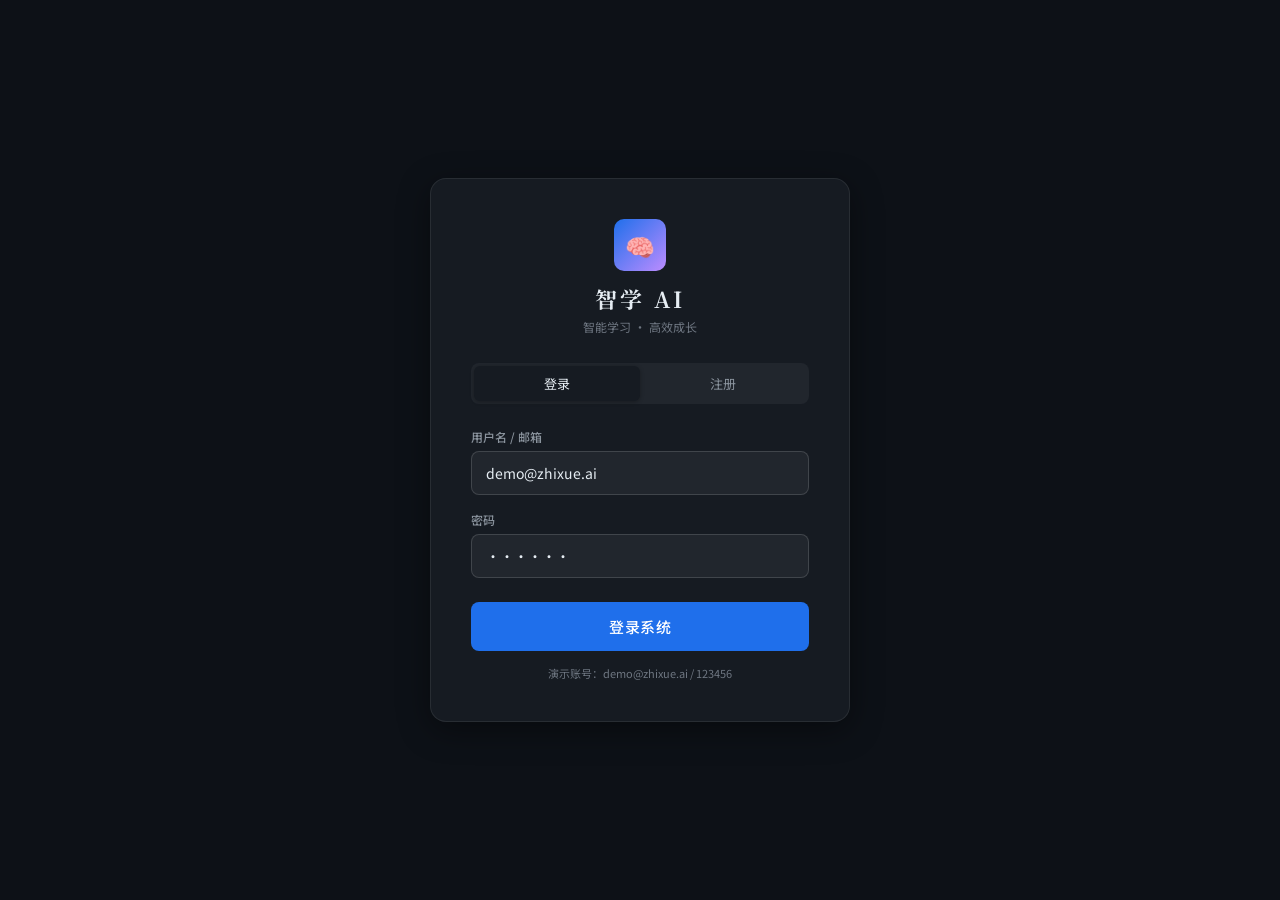
<file: index.html>
<!DOCTYPE html>
<html lang="zh-CN">
<head>
<meta charset="UTF-8">
<meta name="viewport" content="width=device-width, initial-scale=1.0">
<title>智学 AI · 完整学习系统</title>
<style>
@import url('https://fonts.googleapis.com/css2?family=Noto+Serif+SC:wght@400;600;700;900&family=Noto+Sans+SC:wght@300;400;500;700&family=JetBrains+Mono:wght@400;500;600&display=swap');

:root {
  --bg: #0d1117;
  --bg2: #161b22;
  --bg3: #21262d;
  --bg4: #2d333b;
  --border: rgba(255,255,255,0.08);
  --border2: rgba(255,255,255,0.14);
  --text: #e6edf3;
  --text2: #8b949e;
  --text3: #6e7681;
  --accent: #58a6ff;
  --accent2: #1f6feb;
  --green: #3fb950;
  --orange: #d29922;
  --red: #f85149;
  --purple: #bc8cff;
  --teal: #39d353;
  --gold: #e3b341;
  --glow: 0 0 20px rgba(88,166,255,0.15);
  --shadow: 0 8px 32px rgba(0,0,0,0.4);
  --radius: 12px;
  --radius-sm: 8px;
}

*{box-sizing:border-box;margin:0;padding:0;}
html{scroll-behavior:smooth;}
body{font-family:'Noto Sans SC',sans-serif;background:var(--bg);color:var(--text);min-height:100vh;overflow-x:hidden;}

/* Scrollbar */
::-webkit-scrollbar{width:5px;height:5px;}
::-webkit-scrollbar-track{background:var(--bg2);}
::-webkit-scrollbar-thumb{background:var(--bg4);border-radius:3px;}

/* ===== LAYOUT ===== */
.app{display:flex;min-height:100vh;}

/* Sidebar */
.sidebar{
  width:220px;min-width:220px;background:var(--bg2);
  border-right:1px solid var(--border);
  display:flex;flex-direction:column;
  position:sticky;top:0;height:100vh;overflow-y:auto;
  transition:width 0.3s;z-index:100;
}
.sidebar-logo{
  padding:20px 18px 14px;
  border-bottom:1px solid var(--border);
  display:flex;align-items:center;gap:10px;
}
.logo-icon{
  width:34px;height:34px;border-radius:10px;
  background:linear-gradient(135deg,#1f6feb,#bc8cff);
  display:flex;align-items:center;justify-content:center;
  font-size:16px;flex-shrink:0;
}
.logo-text{font-family:'Noto Serif SC',serif;font-size:16px;font-weight:700;letter-spacing:2px;}
.logo-sub{font-size:9px;color:var(--text3);letter-spacing:1px;margin-top:1px;}

.sidebar-nav{flex:1;padding:10px 10px;}
.nav-section{margin-bottom:20px;}
.nav-section-title{
  font-size:10px;color:var(--text3);letter-spacing:1.5px;
  text-transform:uppercase;padding:4px 8px 8px;font-weight:600;
}
.nav-item{
  display:flex;align-items:center;gap:10px;
  padding:9px 10px;border-radius:var(--radius-sm);
  cursor:pointer;transition:all 0.2s;
  font-size:13px;color:var(--text2);
  position:relative;
}
.nav-item:hover{background:var(--bg3);color:var(--text);}
.nav-item.active{background:rgba(88,166,255,0.12);color:var(--accent);}
.nav-item.active::before{
  content:'';position:absolute;left:-10px;top:50%;transform:translateY(-50%);
  width:3px;height:18px;background:var(--accent);border-radius:2px;
}
.nav-icon{font-size:15px;width:18px;text-align:center;}
.nav-badge{
  margin-left:auto;background:var(--accent2);color:white;
  font-size:10px;padding:1px 6px;border-radius:10px;
  font-family:'JetBrains Mono',monospace;
}

.sidebar-footer{
  padding:14px;border-top:1px solid var(--border);
}
.user-card{
  display:flex;align-items:center;gap:10px;
  padding:8px;border-radius:var(--radius-sm);
  cursor:pointer;
}
.user-card:hover{background:var(--bg3);}
.avatar{
  width:32px;height:32px;border-radius:50%;
  background:linear-gradient(135deg,#1f6feb,#39d353);
  display:flex;align-items:center;justify-content:center;
  font-size:13px;font-weight:700;color:white;flex-shrink:0;
}
.user-info{flex:1;min-width:0;}
.user-name{font-size:13px;font-weight:500;white-space:nowrap;overflow:hidden;text-overflow:ellipsis;}
.user-role{font-size:10px;color:var(--text3);}
.user-logout{font-size:11px;color:var(--text3);cursor:pointer;padding:2px 6px;border-radius:4px;margin-left:auto;}
.user-logout:hover{color:var(--red);background:rgba(248,81,73,0.1);}

/* Main content */
.main{flex:1;overflow-y:auto;min-width:0;}

/* ===== PAGES ===== */
.page{display:none;padding:32px;min-height:100vh;animation:fadeIn 0.3s ease;}
.page.active{display:block;}
@keyframes fadeIn{from{opacity:0;transform:translateY(8px);}to{opacity:1;transform:translateY(0);}}

.page-header{margin-bottom:28px;}
.page-title{font-family:'Noto Serif SC',serif;font-size:24px;font-weight:700;margin-bottom:6px;}
.page-sub{font-size:13px;color:var(--text2);}

/* ===== AUTH ===== */
#page-auth{
  display:flex;align-items:center;justify-content:center;
  min-height:100vh;background:var(--bg);padding:20px;
}
.auth-container{
  width:100%;max-width:420px;
  background:var(--bg2);border:1px solid var(--border);
  border-radius:16px;padding:40px;
  box-shadow:var(--shadow);
}
.auth-logo{text-align:center;margin-bottom:28px;}
.auth-logo .logo-icon{width:52px;height:52px;font-size:24px;margin:0 auto 12px;}
.auth-logo h1{font-family:'Noto Serif SC',serif;font-size:22px;letter-spacing:3px;}
.auth-logo p{font-size:12px;color:var(--text3);margin-top:4px;}
.auth-tabs{display:flex;gap:0;margin-bottom:24px;background:var(--bg3);border-radius:8px;padding:3px;}
.auth-tab{
  flex:1;padding:8px;text-align:center;font-size:13px;
  cursor:pointer;border-radius:6px;transition:all 0.2s;color:var(--text2);
}
.auth-tab.active{background:var(--bg2);color:var(--text);box-shadow:0 1px 4px rgba(0,0,0,0.3);}
.form-group{margin-bottom:16px;}
.form-label{font-size:12px;color:var(--text2);margin-bottom:6px;display:block;font-weight:500;}
.form-input{
  width:100%;padding:11px 14px;
  background:var(--bg3);border:1px solid var(--border2);
  border-radius:var(--radius-sm);color:var(--text);
  font-size:14px;font-family:'Noto Sans SC',sans-serif;
  outline:none;transition:border-color 0.2s;
}
.form-input:focus{border-color:var(--accent);}
.form-select{
  width:100%;padding:11px 14px;
  background:var(--bg3);border:1px solid var(--border2);
  border-radius:var(--radius-sm);color:var(--text);
  font-size:14px;font-family:'Noto Sans SC',sans-serif;
  outline:none;-webkit-appearance:none;
}
.btn{
  display:inline-flex;align-items:center;justify-content:center;gap:6px;
  padding:10px 20px;border-radius:var(--radius-sm);
  font-size:13px;font-weight:500;font-family:'Noto Sans SC',sans-serif;
  cursor:pointer;border:none;transition:all 0.2s;letter-spacing:0.5px;
}
.btn-primary{background:var(--accent2);color:white;}
.btn-primary:hover{background:#388bfd;transform:translateY(-1px);box-shadow:0 4px 16px rgba(31,111,235,0.35);}
.btn-secondary{background:var(--bg3);color:var(--text);border:1px solid var(--border2);}
.btn-secondary:hover{background:var(--bg4);}
.btn-danger{background:rgba(248,81,73,0.15);color:var(--red);border:1px solid rgba(248,81,73,0.3);}
.btn-danger:hover{background:rgba(248,81,73,0.25);}
.btn-success{background:rgba(63,185,80,0.15);color:var(--green);border:1px solid rgba(63,185,80,0.3);}
.btn-success:hover{background:rgba(63,185,80,0.25);}
.btn-full{width:100%;}
.btn-sm{padding:6px 14px;font-size:12px;}
.btn-lg{padding:14px 28px;font-size:15px;}
.btn:disabled{opacity:0.4;cursor:not-allowed;transform:none!important;}

/* ===== CARDS ===== */
.card{
  background:var(--bg2);border:1px solid var(--border);
  border-radius:var(--radius);padding:20px;
  transition:border-color 0.2s;
}
.card:hover{border-color:var(--border2);}
.card-header{display:flex;align-items:center;justify-content:space-between;margin-bottom:16px;}
.card-title{font-size:14px;font-weight:600;display:flex;align-items:center;gap:8px;}

/* ===== GRID ===== */
.grid-2{display:grid;grid-template-columns:repeat(2,1fr);gap:16px;}
.grid-3{display:grid;grid-template-columns:repeat(3,1fr);gap:16px;}
.grid-4{display:grid;grid-template-columns:repeat(4,1fr);gap:16px;}

/* ===== STAT CARDS ===== */
.stat-card{
  background:var(--bg2);border:1px solid var(--border);
  border-radius:var(--radius);padding:20px;
  position:relative;overflow:hidden;
}
.stat-card::before{
  content:'';position:absolute;top:0;left:0;right:0;height:2px;
}
.stat-card.blue::before{background:linear-gradient(90deg,var(--accent),var(--purple));}
.stat-card.green::before{background:linear-gradient(90deg,var(--green),var(--teal));}
.stat-card.orange::before{background:linear-gradient(90deg,var(--orange),var(--gold));}
.stat-card.red::before{background:linear-gradient(90deg,var(--red),var(--orange));}
.stat-num{font-family:'JetBrains Mono',monospace;font-size:28px;font-weight:600;margin-bottom:4px;}
.stat-label{font-size:12px;color:var(--text2);}
.stat-icon{font-size:28px;position:absolute;right:16px;top:16px;opacity:0.15;}
.stat-change{font-size:11px;margin-top:8px;}
.stat-change.up{color:var(--green);}
.stat-change.down{color:var(--red);}

/* ===== DASHBOARD ===== */
.activity-grid{
  display:grid;
  grid-template-columns:7px;
  gap:3px;
  /* will be built by JS */
}
.heatmap{display:flex;gap:3px;flex-wrap:nowrap;overflow-x:auto;padding-bottom:4px;}
.heatmap-col{display:flex;flex-direction:column;gap:3px;}
.heatmap-cell{
  width:12px;height:12px;border-radius:2px;
  background:var(--bg3);
  transition:background 0.2s;cursor:default;
}
.heatmap-cell.l1{background:rgba(57,211,83,0.2);}
.heatmap-cell.l2{background:rgba(57,211,83,0.45);}
.heatmap-cell.l3{background:rgba(57,211,83,0.7);}
.heatmap-cell.l4{background:var(--teal);}

/* ===== RESOURCE LIBRARY ===== */
.file-grid{display:grid;grid-template-columns:repeat(auto-fill,minmax(200px,1fr));gap:14px;}
.file-card{
  background:var(--bg2);border:1px solid var(--border);
  border-radius:var(--radius);padding:16px;
  cursor:pointer;transition:all 0.2s;
  position:relative;overflow:hidden;
}
.file-card:hover{border-color:var(--accent);transform:translateY(-2px);box-shadow:var(--glow);}
.file-card.selected{border-color:var(--accent);background:rgba(88,166,255,0.06);}
.file-type-icon{font-size:32px;margin-bottom:10px;display:block;}
.file-name{font-size:13px;font-weight:500;margin-bottom:4px;word-break:break-word;}
.file-meta{font-size:11px;color:var(--text3);}
.file-tags{display:flex;flex-wrap:wrap;gap:4px;margin-top:8px;}
.tag{
  padding:2px 8px;border-radius:10px;font-size:10px;
  background:rgba(88,166,255,0.1);color:var(--accent);
  border:1px solid rgba(88,166,255,0.2);
}
.file-actions{
  display:flex;gap:6px;margin-top:10px;
  opacity:0;transition:opacity 0.2s;
}
.file-card:hover .file-actions{opacity:1;}
.upload-drop-zone{
  border:2px dashed var(--border2);border-radius:var(--radius);
  padding:40px;text-align:center;cursor:pointer;
  transition:all 0.3s;margin-bottom:20px;
}
.upload-drop-zone:hover,.upload-drop-zone.drag-over{
  border-color:var(--accent);background:rgba(88,166,255,0.04);
}
.upload-drop-zone input{position:absolute;opacity:0;pointer-events:none;}

/* ===== QUIZ ===== */
.quiz-setup{max-width:700px;}
.quiz-active{max-width:760px;margin:0 auto;}
.question-wrapper{
  background:var(--bg2);border:1px solid var(--border);
  border-radius:16px;padding:32px;
  animation:fadeIn 0.4s ease;
}
.q-meta{display:flex;align-items:center;gap:12px;margin-bottom:20px;}
.q-num{
  font-family:'JetBrains Mono',monospace;font-size:12px;
  color:var(--text3);
}
.q-type-tag{
  padding:3px 10px;border-radius:20px;font-size:11px;font-weight:500;
  letter-spacing:0.5px;
}
.type-single{background:rgba(88,166,255,0.1);color:var(--accent);}
.type-multi{background:rgba(188,140,255,0.1);color:var(--purple);}
.type-truefalse{background:rgba(63,185,80,0.1);color:var(--green);}
.type-fill{background:rgba(210,153,34,0.1);color:var(--orange);}
.q-text{
  font-family:'Noto Serif SC',serif;font-size:18px;
  line-height:1.8;margin-bottom:24px;font-weight:600;
}
.options{display:flex;flex-direction:column;gap:10px;}
.option{
  display:flex;align-items:flex-start;gap:14px;
  padding:14px 18px;border-radius:10px;
  border:1.5px solid var(--border);background:var(--bg3);
  cursor:pointer;transition:all 0.2s;font-size:14px;
  color:var(--text2);text-align:left;width:100%;
}
.option:hover:not(:disabled){border-color:var(--accent);color:var(--text);transform:translateX(3px);}
.option.correct{border-color:var(--green)!important;background:rgba(63,185,80,0.08);color:var(--green)!important;}
.option.wrong{border-color:var(--red)!important;background:rgba(248,81,73,0.08);color:var(--red)!important;}
.option.selected-temp{border-color:var(--accent);background:rgba(88,166,255,0.08);color:var(--accent);}
.opt-circle{
  width:22px;height:22px;min-width:22px;border-radius:50%;
  border:1.5px solid currentColor;display:flex;
  align-items:center;justify-content:center;
  font-size:11px;font-weight:700;flex-shrink:0;margin-top:1px;
  font-family:'JetBrains Mono',monospace;
}
.fill-answer-input{
  width:100%;padding:14px 18px;
  background:var(--bg3);border:1.5px solid var(--border2);
  border-radius:10px;color:var(--text);
  font-size:15px;font-family:'Noto Sans SC',sans-serif;
  outline:none;transition:border-color 0.2s;
}
.fill-answer-input:focus{border-color:var(--accent);}
.fill-answer-input.correct{border-color:var(--green);background:rgba(63,185,80,0.05);}
.fill-answer-input.wrong{border-color:var(--red);background:rgba(248,81,73,0.05);}
.explanation-box{
  display:none;margin-top:20px;padding:16px 20px;
  background:rgba(227,179,65,0.06);border-left:3px solid var(--gold);
  border-radius:0 8px 8px 0;font-size:13px;
  color:var(--text2);line-height:1.8;
}
.explanation-box.show{display:block;animation:fadeIn 0.3s ease;}
.explanation-box strong{color:var(--gold);}
.quiz-actions{display:flex;gap:10px;margin-top:24px;}
.quiz-progress-bar{
  height:3px;background:var(--bg3);border-radius:2px;
  margin-bottom:28px;overflow:hidden;
}
.quiz-progress-fill{
  height:100%;border-radius:2px;
  background:linear-gradient(90deg,var(--accent),var(--purple));
  transition:width 0.5s ease;
}

/* ===== RESULTS ===== */
.result-card{
  background:var(--bg2);border:1px solid var(--border);
  border-radius:16px;padding:40px;text-align:center;
  max-width:600px;margin:0 auto;
}
.result-ring{
  width:120px;height:120px;margin:0 auto 24px;
  border-radius:50%;
  background:conic-gradient(var(--green) var(--pct,0%),var(--bg3) 0);
  display:flex;align-items:center;justify-content:center;
  position:relative;
}
.result-ring::before{
  content:'';position:absolute;inset:12px;
  background:var(--bg2);border-radius:50%;
}
.result-ring-text{position:relative;z-index:1;text-align:center;}
.result-pct{font-family:'JetBrains Mono',monospace;font-size:26px;font-weight:700;color:var(--green);}
.result-stats-row{display:flex;justify-content:center;gap:40px;margin:20px 0;}
.rs{text-align:center;}
.rs-num{font-family:'JetBrains Mono',monospace;font-size:28px;font-weight:600;}
.rs-lbl{font-size:11px;color:var(--text3);margin-top:2px;letter-spacing:1px;}

/* ===== ANALYTICS ===== */
.chart-area{
  background:var(--bg2);border:1px solid var(--border);
  border-radius:var(--radius);padding:20px;
}
.bar-chart{display:flex;align-items:flex-end;gap:8px;height:140px;}
.bar-wrap{flex:1;display:flex;flex-direction:column;align-items:center;gap:6px;}
.bar{
  width:100%;border-radius:4px 4px 0 0;min-height:4px;
  background:linear-gradient(to top,var(--accent2),var(--accent));
  transition:height 0.6s ease;position:relative;
}
.bar-val{font-family:'JetBrains Mono',monospace;font-size:10px;color:var(--text3);}
.bar-lbl{font-size:10px;color:var(--text3);}
.line-chart{
  width:100%;height:140px;overflow:visible;
}

/* ===== COMMUNITY ===== */
.post-list{display:flex;flex-direction:column;gap:12px;}
.post-card{
  background:var(--bg2);border:1px solid var(--border);
  border-radius:var(--radius);padding:18px;
  cursor:pointer;transition:all 0.2s;
}
.post-card:hover{border-color:var(--border2);transform:translateX(3px);}
.post-header{display:flex;align-items:center;gap:10px;margin-bottom:10px;}
.post-avatar{
  width:34px;height:34px;border-radius:50%;
  background:linear-gradient(135deg,var(--accent2),var(--purple));
  display:flex;align-items:center;justify-content:center;
  font-size:13px;font-weight:700;color:white;flex-shrink:0;
}
.post-author{font-size:13px;font-weight:500;}
.post-time{font-size:11px;color:var(--text3);margin-left:auto;}
.post-title{font-size:14px;font-weight:600;margin-bottom:6px;line-height:1.5;}
.post-preview{font-size:12px;color:var(--text2);line-height:1.7;}
.post-footer{display:flex;align-items:center;gap:16px;margin-top:12px;}
.post-stat{display:flex;align-items:center;gap:4px;font-size:12px;color:var(--text3);}
.post-stat:hover{color:var(--accent);}
.post-tags{display:flex;gap:6px;margin-left:auto;}

.comment-area{margin-top:16px;border-top:1px solid var(--border);padding-top:16px;}
.comment-item{display:flex;gap:10px;margin-bottom:14px;}
.comment-body{background:var(--bg3);border-radius:8px;padding:10px 14px;flex:1;}
.comment-name{font-size:12px;font-weight:600;margin-bottom:4px;}
.comment-text{font-size:12px;color:var(--text2);line-height:1.6;}
.post-input-row{display:flex;gap:10px;margin-top:12px;}

/* ===== MODAL ===== */
.modal-overlay{
  position:fixed;inset:0;background:rgba(0,0,0,0.6);
  display:flex;align-items:center;justify-content:center;
  z-index:1000;padding:20px;
  animation:fadeIn 0.2s ease;
}
.modal-overlay.hidden{display:none;}
.modal{
  background:var(--bg2);border:1px solid var(--border2);
  border-radius:16px;padding:28px;
  max-width:520px;width:100%;max-height:80vh;
  overflow-y:auto;box-shadow:var(--shadow);
}
.modal-title{font-family:'Noto Serif SC',serif;font-size:18px;font-weight:700;margin-bottom:20px;}

/* ===== BADGES ===== */
.badge{
  padding:3px 10px;border-radius:10px;font-size:11px;font-weight:500;
  letter-spacing:0.5px;
}
.badge-blue{background:rgba(88,166,255,0.12);color:var(--accent);}
.badge-green{background:rgba(63,185,80,0.12);color:var(--green);}
.badge-orange{background:rgba(210,153,34,0.12);color:var(--orange);}
.badge-red{background:rgba(248,81,73,0.12);color:var(--red);}
.badge-purple{background:rgba(188,140,255,0.12);color:var(--purple);}

/* ===== TABS ===== */
.tabs{display:flex;gap:0;border-bottom:1px solid var(--border);margin-bottom:20px;}
.tab{
  padding:10px 16px;font-size:13px;cursor:pointer;
  color:var(--text2);border-bottom:2px solid transparent;
  margin-bottom:-1px;transition:all 0.2s;
}
.tab.active{color:var(--accent);border-bottom-color:var(--accent);}
.tab:hover:not(.active){color:var(--text);}

/* ===== MISC ===== */
.divider{height:1px;background:var(--border);margin:20px 0;}
.flex{display:flex;align-items:center;}
.flex-between{display:flex;align-items:center;justify-content:space-between;}
.gap-8{gap:8px;}
.gap-12{gap:12px;}
.mt-8{margin-top:8px;}
.mt-12{margin-top:12px;}
.mt-16{margin-top:16px;}
.mt-20{margin-top:20px;}
.text-sm{font-size:12px;color:var(--text2);}
.text-xs{font-size:11px;color:var(--text3);}
.mono{font-family:'JetBrains Mono',monospace;}
.empty-state{text-align:center;padding:48px 20px;color:var(--text3);}
.empty-icon{font-size:48px;margin-bottom:12px;opacity:0.4;}
.empty-text{font-size:14px;}
.search-bar{
  display:flex;align-items:center;gap:8px;
  background:var(--bg3);border:1px solid var(--border);
  border-radius:8px;padding:8px 14px;
}
.search-bar input{
  background:none;border:none;color:var(--text);
  font-size:13px;font-family:'Noto Sans SC',sans-serif;
  outline:none;flex:1;
}
.search-bar input::placeholder{color:var(--text3);}
.progress-bar-mini{
  height:6px;background:var(--bg3);border-radius:3px;overflow:hidden;
}
.progress-bar-mini-fill{
  height:100%;border-radius:3px;
  background:linear-gradient(90deg,var(--accent),var(--purple));
  transition:width 0.5s;
}
.toast{
  position:fixed;bottom:24px;right:24px;
  background:var(--bg3);border:1px solid var(--border2);
  color:var(--text);border-radius:8px;padding:12px 18px;
  font-size:13px;z-index:9999;
  transform:translateY(60px);opacity:0;
  transition:all 0.3s;pointer-events:none;max-width:280px;
}
.toast.show{transform:translateY(0);opacity:1;}
.leaderboard-item{
  display:flex;align-items:center;gap:12px;
  padding:12px;border-radius:8px;
  transition:background 0.2s;
}
.leaderboard-item:hover{background:var(--bg3);}
.rank-num{
  width:24px;text-align:center;
  font-family:'JetBrains Mono',monospace;
  font-size:13px;font-weight:600;color:var(--text3);
}
.rank-num.gold{color:#ffd700;}
.rank-num.silver{color:#c0c0c0;}
.rank-num.bronze{color:#cd7f32;}
.streak-flame{font-size:18px;}

/* Responsive */
@media(max-width:900px){
  .sidebar{width:60px;min-width:60px;}
  .nav-item span:not(.nav-icon){display:none;}
  .nav-section-title{display:none;}
  .logo-text,.logo-sub{display:none;}
  .sidebar-logo{justify-content:center;}
  .user-info,.user-logout{display:none;}
  .grid-4{grid-template-columns:repeat(2,1fr);}
  .grid-3{grid-template-columns:repeat(2,1fr);}
}
@media(max-width:600px){
  .page{padding:16px;}
  .grid-2,.grid-3,.grid-4{grid-template-columns:1fr;}
}
</style>
</head>
<body>

<!-- ===== AUTH PAGE ===== -->
<div id="page-auth" style="display:flex;">
  <div class="auth-container">
    <div class="auth-logo">
      <div class="logo-icon">🧠</div>
      <h1>智学 AI</h1>
      <p>智能学习 · 高效成长</p>
    </div>
    <div class="auth-tabs">
      <div class="auth-tab active" onclick="switchAuthTab('login')">登录</div>
      <div class="auth-tab" onclick="switchAuthTab('register')">注册</div>
    </div>
    <!-- Login -->
    <div id="auth-login">
      <div class="form-group">
        <label class="form-label">用户名 / 邮箱</label>
        <input class="form-input" id="login-email" type="text" placeholder="输入账号" value="demo@zhixue.ai">
      </div>
      <div class="form-group">
        <label class="form-label">密码</label>
        <input class="form-input" id="login-pass" type="password" placeholder="输入密码" value="123456">
      </div>
      <button class="btn btn-primary btn-full btn-lg" onclick="doLogin()" style="margin-top:8px;">
        登录系统
      </button>
      <p class="text-xs" style="text-align:center;margin-top:14px;">演示账号：demo@zhixue.ai / 123456</p>
    </div>
    <!-- Register -->
    <div id="auth-register" style="display:none;">
      <div class="form-group">
        <label class="form-label">用户名</label>
        <input class="form-input" id="reg-name" placeholder="输入用户名">
      </div>
      <div class="form-group">
        <label class="form-label">邮箱</label>
        <input class="form-input" id="reg-email" type="email" placeholder="输入邮箱">
      </div>
      <div class="form-group">
        <label class="form-label">身份</label>
        <select class="form-select" id="reg-role">
          <option value="student">学生</option>
          <option value="teacher">教师</option>
          <option value="trainer">企业培训师</option>
        </select>
      </div>
      <div class="form-group">
        <label class="form-label">密码</label>
        <input class="form-input" id="reg-pass" type="password" placeholder="设置密码">
      </div>
      <button class="btn btn-primary btn-full btn-lg" onclick="doRegister()" style="margin-top:8px;">
        创建账号
      </button>
    </div>
  </div>
</div>

<!-- ===== MAIN APP ===== -->
<div class="app" id="app" style="display:none;">
  <!-- Sidebar -->
  <div class="sidebar">
    <div class="sidebar-logo">
      <div class="logo-icon">🧠</div>
      <div>
        <div class="logo-text">智学</div>
        <div class="logo-sub">AI Learning</div>
      </div>
    </div>
    <div class="sidebar-nav">
      <div class="nav-section">
        <div class="nav-section-title">主菜单</div>
        <div class="nav-item active" onclick="navigate('dashboard')">
          <span class="nav-icon">📊</span><span>学习概览</span>
        </div>
        <div class="nav-item" onclick="navigate('library')">
          <span class="nav-icon">📚</span><span>资料库</span>
        </div>
        <div class="nav-item" onclick="navigate('quiz')">
          <span class="nav-icon">✏️</span><span>AI出题练习</span>
        </div>
        <div class="nav-item" onclick="navigate('history')">
          <span class="nav-icon">📋</span><span>练习记录</span>
        </div>
      </div>
      <div class="nav-section">
        <div class="nav-section-title">分析</div>
        <div class="nav-item" onclick="navigate('analytics')">
          <span class="nav-icon">📈</span><span>学习报表</span>
        </div>
        <div class="nav-item" onclick="navigate('community')">
          <span class="nav-icon">💬</span><span>学习社区</span>
          <span class="nav-badge" id="communityBadge">3</span>
        </div>
      </div>
      <div class="nav-section">
        <div class="nav-section-title">系统</div>
        <div class="nav-item" onclick="navigate('settings')">
          <span class="nav-icon">⚙️</span><span>设置</span>
        </div>
      </div>
    </div>
    <div class="sidebar-footer">
      <div class="user-card">
        <div class="avatar" id="sidebarAvatar">U</div>
        <div class="user-info">
          <div class="user-name" id="sidebarName">用户</div>
          <div class="user-role" id="sidebarRole">学生</div>
        </div>
        <div class="user-logout" onclick="doLogout()" title="退出">⏏</div>
      </div>
    </div>
  </div>

  <!-- Main Content -->
  <div class="main">

    <!-- ===== DASHBOARD ===== -->
    <div class="page active" id="page-dashboard">
      <div class="page-header flex-between">
        <div>
          <div class="page-title" id="dashWelcome">👋 欢迎回来</div>
          <div class="page-sub">今天是 <span id="todayDate"></span>，继续你的学习之旅吧！</div>
        </div>
        <button class="btn btn-primary" onclick="navigate('quiz')">+ 开始练习</button>
      </div>

      <!-- Stats -->
      <div class="grid-4" style="margin-bottom:20px;">
        <div class="stat-card blue">
          <div class="stat-icon">📚</div>
          <div class="stat-num" id="statFiles">0</div>
          <div class="stat-label">已上传资料</div>
          <div class="stat-change up" id="statFilesChange">↑ 本周新增 0 份</div>
        </div>
        <div class="stat-card green">
          <div class="stat-icon">✏️</div>
          <div class="stat-num" id="statQuizzes">0</div>
          <div class="stat-label">完成练习</div>
          <div class="stat-change up" id="statAccuracy">平均正确率 0%</div>
        </div>
        <div class="stat-card orange">
          <div class="stat-icon">🔥</div>
          <div class="stat-num" id="statStreak">0</div>
          <div class="stat-label">连续学习天数</div>
          <div class="stat-change" id="statStreakSub" style="color:var(--orange);">保持势头！</div>
        </div>
        <div class="stat-card red">
          <div class="stat-icon">⭐</div>
          <div class="stat-num" id="statPoints">0</div>
          <div class="stat-label">学习积分</div>
          <div class="stat-change up">排名 <span id="statRank">#--</span></div>
        </div>
      </div>

      <div class="grid-2" style="margin-bottom:20px;">
        <!-- Activity Heatmap -->
        <div class="card">
          <div class="card-header">
            <div class="card-title">📅 学习热力图</div>
            <span class="text-xs">过去 90 天</span>
          </div>
          <div class="heatmap" id="heatmap"></div>
          <div style="display:flex;gap:4px;align-items:center;margin-top:10px;">
            <span class="text-xs">少</span>
            <div class="heatmap-cell"></div>
            <div class="heatmap-cell l1"></div>
            <div class="heatmap-cell l2"></div>
            <div class="heatmap-cell l3"></div>
            <div class="heatmap-cell l4"></div>
            <span class="text-xs">多</span>
          </div>
        </div>

        <!-- Recent Quizzes -->
        <div class="card">
          <div class="card-header">
            <div class="card-title">🕐 最近练习</div>
            <span class="btn btn-sm btn-secondary" onclick="navigate('history')">全部</span>
          </div>
          <div id="recentQuizList">
            <div class="empty-state" style="padding:20px;">
              <div class="empty-icon">✏️</div>
              <div class="empty-text">暂无练习记录</div>
            </div>
          </div>
        </div>
      </div>

      <div class="grid-2">
        <!-- Leaderboard -->
        <div class="card">
          <div class="card-header">
            <div class="card-title">🏆 积分榜</div>
            <span class="badge badge-orange">本周</span>
          </div>
          <div id="leaderboard"></div>
        </div>

        <!-- Recommended -->
        <div class="card">
          <div class="card-header">
            <div class="card-title">💡 AI 学习建议</div>
          </div>
          <div id="aiTips" style="font-size:13px;color:var(--text2);line-height:1.8;"></div>
        </div>
      </div>
    </div>

    <!-- ===== LIBRARY ===== -->
    <div class="page" id="page-library">
      <div class="page-header">
        <div class="page-title">📚 学习资料库</div>
        <div class="page-sub">管理你的学习文档，AI 将基于此生成练习题</div>
      </div>

      <div class="flex-between" style="margin-bottom:16px;gap:12px;flex-wrap:wrap;">
        <div class="search-bar" style="flex:1;min-width:200px;">
          <span>🔍</span>
          <input placeholder="搜索资料名称、标签..." id="libSearch" oninput="filterFiles()">
        </div>
        <div style="display:flex;gap:8px;">
          <select class="form-select" style="width:auto;padding:8px 12px;" id="libCategory" onchange="filterFiles()">
            <option value="">全部分类</option>
            <option value="数学">数学</option>
            <option value="语文">语文</option>
            <option value="英语">英语</option>
            <option value="科学">科学</option>
            <option value="历史">历史</option>
            <option value="编程">编程</option>
            <option value="其他">其他</option>
          </select>
          <button class="btn btn-primary" onclick="showUploadModal()">+ 上传资料</button>
        </div>
      </div>

      <!-- Upload Zone -->
      <div class="upload-drop-zone" id="uploadDropZone" onclick="document.getElementById('fileInputHidden').click()">
        <input type="file" id="fileInputHidden" multiple style="display:none;" onchange="handleFileSelect(this)">
        <div style="font-size:40px;margin-bottom:12px;">📁</div>
        <div style="font-size:15px;font-weight:500;margin-bottom:6px;">拖放文件到这里，或点击上传</div>
        <div class="text-xs">支持 TXT · PDF · DOCX · MD · PNG · JPG</div>
      </div>

      <div class="file-grid" id="fileGrid">
        <!-- Files rendered here -->
      </div>
    </div>

    <!-- ===== QUIZ ===== -->
    <div class="page" id="page-quiz">
      <!-- Setup -->
      <div id="quizSetup" class="quiz-setup">
        <div class="page-header">
          <div class="page-title">✏️ AI 出题练习</div>
          <div class="page-sub">选择资料，AI 将为你生成个性化练习题</div>
        </div>

        <div class="card" style="margin-bottom:16px;">
          <div class="card-title" style="margin-bottom:16px;">📂 选择学习资料</div>
          <div id="quizFileSelect" class="file-grid" style="grid-template-columns:repeat(auto-fill,minmax(160px,1fr));"></div>
          <div id="selectedFilesHint" style="margin-top:12px;font-size:12px;color:var(--text3);">点击文件卡片选择（可多选）</div>
        </div>

        <div class="grid-2" style="margin-bottom:16px;">
          <div class="card">
            <div class="card-title" style="margin-bottom:14px;">⚙️ 出题设置</div>
            <div class="form-group">
              <label class="form-label">题目数量</label>
              <input class="form-input" type="number" id="qCount" value="5" min="1" max="20">
            </div>
            <div class="form-group">
              <label class="form-label">难度等级</label>
              <select class="form-select" id="qDifficulty">
                <option value="easy">基础</option>
                <option value="medium" selected>中等</option>
                <option value="hard">进阶</option>
              </select>
            </div>
            <div class="form-group">
              <label class="form-label">学习方向（可选）</label>
              <input class="form-input" id="qFocus" placeholder="例：重点考察公式定义...">
            </div>
          </div>
          <div class="card">
            <div class="card-title" style="margin-bottom:14px;">🎯 题目类型</div>
            <div style="display:flex;flex-wrap:wrap;gap:8px;margin-bottom:16px;">
              <span class="badge badge-blue" style="cursor:pointer;padding:6px 14px;" data-qtype="single" onclick="toggleQType(this)">✓ 单选题</span>
              <span class="badge badge-purple" style="cursor:pointer;padding:6px 14px;" data-qtype="multi" onclick="toggleQType(this)">✓ 多选题</span>
              <span class="badge badge-green" style="cursor:pointer;padding:6px 14px;" data-qtype="truefalse" onclick="toggleQType(this)">✓ 判断题</span>
              <span class="badge badge-orange" style="cursor:pointer;padding:6px 14px;" data-qtype="fill" onclick="toggleQType(this)">✓ 填空题</span>
            </div>
            <div class="form-group">
              <label class="form-label">计时模式</label>
              <select class="form-select" id="qTimer">
                <option value="0">不计时</option>
                <option value="30">每题 30 秒</option>
                <option value="60">每题 60 秒</option>
                <option value="600">全程 10 分钟</option>
              </select>
            </div>
            <div class="form-group">
              <label class="form-label">出题语言</label>
              <select class="form-select" id="qLang">
                <option value="zh">中文</option>
                <option value="en">English</option>
                <option value="bilingual">双语</option>
              </select>
            </div>
          </div>
        </div>

        <button class="btn btn-primary btn-lg" id="startQuizBtn" onclick="startQuiz()" style="width:200px;">
          🚀 开始出题
        </button>
      </div>

      <!-- Active Quiz -->
      <div id="quizActive" style="display:none;" class="quiz-active">
        <div class="flex-between" style="margin-bottom:20px;">
          <div class="flex gap-12">
            <span class="text-sm" id="quizProgressTxt">1 / 5</span>
            <span class="badge badge-green" id="quizScoreBadge">得分: 0</span>
          </div>
          <div class="flex gap-8">
            <span class="badge badge-orange" id="timerBadge" style="display:none;font-family:'JetBrains Mono',monospace;">⏱ 60s</span>
            <button class="btn btn-sm btn-secondary" onclick="exitQuiz()">退出</button>
          </div>
        </div>
        <div class="quiz-progress-bar">
          <div class="quiz-progress-fill" id="quizProgressFill" style="width:0%"></div>
        </div>
        <div id="questionContainer"></div>
      </div>

      <!-- Result -->
      <div id="quizResult" style="display:none;">
        <div class="result-card">
          <div class="result-ring" id="resultRing">
            <div class="result-ring-text">
              <div class="result-pct" id="resultPct">0%</div>
              <div style="font-size:10px;color:var(--text3);">正确率</div>
            </div>
          </div>
          <div style="font-family:'Noto Serif SC',serif;font-size:22px;font-weight:700;margin-bottom:8px;" id="resultEmoji">🎉 优秀！</div>
          <div class="text-sm" id="resultMsg"></div>
          <div class="result-stats-row">
            <div class="rs"><div class="rs-num" style="color:var(--green);" id="rsCorrect">0</div><div class="rs-lbl">答对</div></div>
            <div class="rs"><div class="rs-num" style="color:var(--red);" id="rsWrong">0</div><div class="rs-lbl">答错</div></div>
            <div class="rs"><div class="rs-num" id="rsTotal">0</div><div class="rs-lbl">总题数</div></div>
            <div class="rs"><div class="rs-num" style="color:var(--orange);" id="rsTime">0s</div><div class="rs-lbl">用时</div></div>
          </div>
          <div style="display:flex;gap:10px;justify-content:center;margin-top:20px;">
            <button class="btn btn-secondary" onclick="showReview()">📖 查看解析</button>
            <button class="btn btn-primary" onclick="resetQuiz()">🔄 再练一次</button>
          </div>
          <div id="reviewSection" style="display:none;text-align:left;margin-top:24px;border-top:1px solid var(--border);padding-top:20px;"></div>
        </div>
      </div>
    </div>

    <!-- ===== HISTORY ===== -->
    <div class="page" id="page-history">
      <div class="page-header flex-between">
        <div>
          <div class="page-title">📋 练习记录</div>
          <div class="page-sub">查看所有历史练习，追踪学习轨迹</div>
        </div>
        <button class="btn btn-danger btn-sm" onclick="clearHistory()">清空记录</button>
      </div>
      <div id="historyList"></div>
    </div>

    <!-- ===== ANALYTICS ===== -->
    <div class="page" id="page-analytics">
      <div class="page-header">
        <div class="page-title">📈 学习报表</div>
        <div class="page-sub">深度分析你的学习数据，发现提升空间</div>
      </div>

      <div class="grid-4" style="margin-bottom:20px;">
        <div class="stat-card blue">
          <div class="stat-num" id="anTotalQuizzes">0</div>
          <div class="stat-label">总练习次数</div>
        </div>
        <div class="stat-card green">
          <div class="stat-num" id="anAvgAccuracy">0%</div>
          <div class="stat-label">平均正确率</div>
        </div>
        <div class="stat-card orange">
          <div class="stat-num" id="anTotalQuestions">0</div>
          <div class="stat-label">总答题数</div>
        </div>
        <div class="stat-card red">
          <div class="stat-num" id="anBestStreak">0</div>
          <div class="stat-label">最长连续天</div>
        </div>
      </div>

      <div class="grid-2" style="margin-bottom:20px;">
        <div class="card">
          <div class="card-header">
            <div class="card-title">📊 近7天答题量</div>
          </div>
          <div class="bar-chart" id="barChart"></div>
          <div style="display:flex;justify-content:space-around;margin-top:6px;" id="barLabels"></div>
        </div>
        <div class="card">
          <div class="card-header">
            <div class="card-title">🎯 题目类型正确率</div>
          </div>
          <div id="typeAccuracyChart" style="margin-top:8px;"></div>
        </div>
      </div>

      <div class="card">
        <div class="card-header">
          <div class="card-title">📉 正确率趋势</div>
          <span class="text-xs">最近10次练习</span>
        </div>
        <svg class="line-chart" id="lineChart" viewBox="0 0 600 140"></svg>
      </div>
    </div>

    <!-- ===== COMMUNITY ===== -->
    <div class="page" id="page-community">
      <div class="page-header flex-between">
        <div>
          <div class="page-title">💬 学习社区</div>
          <div class="page-sub">分享经验，互助成长</div>
        </div>
        <button class="btn btn-primary" onclick="showNewPostModal()">+ 发布帖子</button>
      </div>

      <div class="tabs">
        <div class="tab active" onclick="switchCommunityTab('all',this)">全部</div>
        <div class="tab" onclick="switchCommunityTab('question',this)">提问</div>
        <div class="tab" onclick="switchCommunityTab('share',this)">分享</div>
        <div class="tab" onclick="switchCommunityTab('resource',this)">资源</div>
      </div>

      <div class="post-list" id="postList"></div>
    </div>

    <!-- ===== SETTINGS ===== -->
    <div class="page" id="page-settings">
      <div class="page-header">
        <div class="page-title">⚙️ 系统设置</div>
        <div class="page-sub">管理账号、偏好与通知</div>
      </div>

      <div class="grid-2">
        <div>
          <div class="card" style="margin-bottom:16px;">
            <div class="card-title" style="margin-bottom:16px;">👤 个人资料</div>
            <div class="form-group">
              <label class="form-label">显示名称</label>
              <input class="form-input" id="settingName">
            </div>
            <div class="form-group">
              <label class="form-label">邮箱</label>
              <input class="form-input" id="settingEmail" type="email">
            </div>
            <div class="form-group">
              <label class="form-label">身份</label>
              <select class="form-select" id="settingRole">
                <option value="student">学生</option>
                <option value="teacher">教师</option>
                <option value="trainer">企业培训师</option>
              </select>
            </div>
            <div class="form-group">
              <label class="form-label">学习目标</label>
              <input class="form-input" id="settingGoal" placeholder="例：每天完成5道题">
            </div>
            <button class="btn btn-primary" onclick="saveSettings()">保存修改</button>
          </div>

          <div class="card">
            <div class="card-title" style="margin-bottom:16px;">🔑 修改密码</div>
            <div class="form-group">
              <label class="form-label">当前密码</label>
              <input class="form-input" type="password" id="oldPass">
            </div>
            <div class="form-group">
              <label class="form-label">新密码</label>
              <input class="form-input" type="password" id="newPass">
            </div>
            <button class="btn btn-secondary" onclick="changePassword()">更新密码</button>
          </div>
        </div>

        <div>
          <div class="card" style="margin-bottom:16px;">
            <div class="card-title" style="margin-bottom:16px;">🎨 偏好设置</div>
            <div class="form-group">
              <label class="form-label">默认出题数量</label>
              <input class="form-input" type="number" id="prefCount" value="5">
            </div>
            <div class="form-group">
              <label class="form-label">默认难度</label>
              <select class="form-select" id="prefDifficulty">
                <option value="easy">基础</option>
                <option value="medium" selected>中等</option>
                <option value="hard">进阶</option>
              </select>
            </div>
            <div class="form-group">
              <label class="form-label">每日提醒时间</label>
              <input class="form-input" type="time" id="prefReminder" value="20:00">
            </div>
            <button class="btn btn-secondary" onclick="savePrefs()">保存偏好</button>
          </div>

          <div class="card">
            <div class="card-title" style="margin-bottom:16px;">📊 数据管理</div>
            <div style="display:flex;flex-direction:column;gap:10px;">
              <button class="btn btn-secondary" onclick="exportData()">📤 导出全部数据</button>
              <button class="btn btn-danger" onclick="clearAllData()">🗑️ 清空所有数据</button>
            </div>
            <div class="text-xs" style="margin-top:12px;">数据存储于本地浏览器，清空后不可恢复</div>
          </div>
        </div>
      </div>
    </div>

  </div><!-- /main -->
</div><!-- /app -->

<!-- ===== MODALS ===== -->
<div class="modal-overlay hidden" id="uploadModal">
  <div class="modal">
    <div class="modal-title">📁 上传资料</div>
    <div class="form-group">
      <label class="form-label">资料名称</label>
      <input class="form-input" id="modalFileName" placeholder="输入资料名称">
    </div>
    <div class="form-group">
      <label class="form-label">分类</label>
      <select class="form-select" id="modalFileCategory">
        <option value="数学">数学</option>
        <option value="语文">语文</option>
        <option value="英语">英语</option>
        <option value="科学">科学</option>
        <option value="历史">历史</option>
        <option value="编程">编程</option>
        <option value="其他">其他</option>
      </select>
    </div>
    <div class="form-group">
      <label class="form-label">标签（逗号分隔）</label>
      <input class="form-input" id="modalFileTags" placeholder="例：重点,考试,章节1">
    </div>
    <div class="form-group">
      <label class="form-label">文本内容（粘贴学习资料）</label>
      <textarea class="form-input" id="modalFileContent" rows="6" placeholder="粘贴或输入学习内容..." style="resize:vertical;"></textarea>
    </div>
    <div style="display:flex;gap:10px;justify-content:flex-end;margin-top:16px;">
      <button class="btn btn-secondary" onclick="closeModal('uploadModal')">取消</button>
      <button class="btn btn-primary" onclick="confirmUpload()">上传</button>
    </div>
  </div>
</div>

<div class="modal-overlay hidden" id="postModal">
  <div class="modal">
    <div class="modal-title">✍️ 发布帖子</div>
    <div class="form-group">
      <label class="form-label">标题</label>
      <input class="form-input" id="postTitle" placeholder="帖子标题">
    </div>
    <div class="form-group">
      <label class="form-label">内容</label>
      <textarea class="form-input" id="postContent" rows="5" placeholder="分享你的学习经验或提问..." style="resize:vertical;"></textarea>
    </div>
    <div class="form-group">
      <label class="form-label">类型</label>
      <select class="form-select" id="postType">
        <option value="share">分享</option>
        <option value="question">提问</option>
        <option value="resource">资源</option>
      </select>
    </div>
    <div style="display:flex;gap:10px;justify-content:flex-end;margin-top:16px;">
      <button class="btn btn-secondary" onclick="closeModal('postModal')">取消</button>
      <button class="btn btn-primary" onclick="publishPost()">发布</button>
    </div>
  </div>
</div>

<div class="toast" id="toast"></div>

<script>
// ============================================================
// STATE & STORAGE
// ============================================================
const DB = {
  get(k,def=null){try{const v=localStorage.getItem('zhixue_'+k);return v?JSON.parse(v):def;}catch{return def;}},
  set(k,v){try{localStorage.setItem('zhixue_'+k,JSON.stringify(v));}catch{}},
  del(k){localStorage.removeItem('zhixue_'+k);}
};

let currentUser = null;
let quizState = {
  questions:[],idx:0,score:0,answered:false,
  selected:new Set(),userAnswers:[],
  startTime:0,timerInterval:null,timeLeft:0,timeMode:0
};
let activeQTypes = new Set(['single','multi','truefalse','fill']);
let currentCommunityTab = 'all';

// ============================================================
// AUTH
// ============================================================
function switchAuthTab(tab){
  document.getElementById('auth-login').style.display = tab==='login'?'block':'none';
  document.getElementById('auth-register').style.display = tab==='register'?'block':'none';
  document.querySelectorAll('.auth-tab').forEach((t,i)=>t.classList.toggle('active',(tab==='login'&&i===0)||(tab==='register'&&i===1)));
}

function doLogin(){
  const email = document.getElementById('login-email').value.trim();
  const pass = document.getElementById('login-pass').value;
  if(!email||!pass){showToast('请填写账号和密码');return;}
  let users = DB.get('users',[]);
  // Auto create demo user
  if(email==='demo@zhixue.ai' && !users.find(u=>u.email===email)){
    users.push({id:'u1',name:'学习达人',email:'demo@zhixue.ai',pass:'123456',role:'student',points:1280,streak:7,createdAt:Date.now()});
    DB.set('users',users);
  }
  const user = users.find(u=>u.email===email && u.pass===pass);
  if(!user){showToast('账号或密码错误');return;}
  DB.set('currentUser',user.id);
  currentUser = user;
  initApp();
}

function doRegister(){
  const name=document.getElementById('reg-name').value.trim();
  const email=document.getElementById('reg-email').value.trim();
  const pass=document.getElementById('reg-pass').value;
  const role=document.getElementById('reg-role').value;
  if(!name||!email||!pass){showToast('请填写完整信息');return;}
  let users=DB.get('users',[]);
  if(users.find(u=>u.email===email)){showToast('该邮箱已注册');return;}
  const user={id:'u'+Date.now(),name,email,pass,role,points:0,streak:0,createdAt:Date.now()};
  users.push(user);
  DB.set('users',users);
  showToast('注册成功，请登录');
  switchAuthTab('login');
  document.getElementById('login-email').value=email;
}

function doLogout(){
  DB.del('currentUser');
  currentUser=null;
  document.getElementById('app').style.display='none';
  document.getElementById('page-auth').style.display='flex';
}

function initApp(){
  document.getElementById('page-auth').style.display='none';
  document.getElementById('app').style.display='flex';
  // Sidebar
  document.getElementById('sidebarAvatar').textContent=currentUser.name[0].toUpperCase();
  document.getElementById('sidebarName').textContent=currentUser.name;
  const roleMap={student:'学生',teacher:'教师',trainer:'培训师'};
  document.getElementById('sidebarRole').textContent=roleMap[currentUser.role]||'用户';
  document.getElementById('todayDate').textContent=new Date().toLocaleDateString('zh-CN',{month:'long',day:'numeric',weekday:'long'});
  document.getElementById('dashWelcome').textContent=`👋 欢迎回来，${currentUser.name}`;
  // Seed demo data if empty
  seedDemoData();
  navigate('dashboard');
  loadSettings();
}

function seedDemoData(){
  if(DB.get('seeded_'+currentUser.id)) return;
  const files=[
    {id:'f1',name:'高中数学·函数与导数',category:'数学',tags:['函数','导数','重点'],content:'函数的定义：对于集合A中的每一个元素x，按照某种对应关系f，在集合B中有唯一确定的元素y与之对应，则称f为从集合A到集合B的函数。导数的定义：设函数y=f(x)在点x₀的某邻域内有定义，当自变量x在x₀处取得增量Δx时，函数y相应地取得增量Δy=f(x₀+Δx)-f(x₀)；如果Δy/Δx当Δx→0时的极限存在，则称f(x)在x₀处可导，并称这个极限为f(x)在x₀处的导数。常见导数公式：(xⁿ)\'=nxⁿ⁻¹，(sin x)\'=cos x，(cos x)\'=-sin x，(eˣ)\'=eˣ，(ln x)\'=1/x。',size:2048,type:'txt',uploadedAt:Date.now()-86400000*3},
    {id:'f2',name:'Python编程基础',category:'编程',tags:['Python','入门','变量'],content:'Python是一种高级编程语言，由Guido van Rossum于1989年创建。Python的特点：简洁易读、面向对象、动态类型。变量：Python中变量不需要声明类型，直接赋值即可使用。数据类型：整数(int)、浮点数(float)、字符串(str)、布尔值(bool)、列表(list)、元组(tuple)、字典(dict)、集合(set)。条件语句：if、elif、else。循环：for循环遍历序列，while循环满足条件时执行。函数：用def关键字定义函数，可有默认参数和不定长参数。类：用class关键字定义类，支持继承和多态。',size:1536,type:'txt',uploadedAt:Date.now()-86400000*7},
    {id:'f3',name:'英语语法精讲',category:'英语',tags:['语法','时态','从句'],content:'英语时态：现在完成时(have/has+过去分词)表示过去发生的动作对现在有影响。过去完成时(had+过去分词)表示过去某时刻之前已完成的动作。将来完成时(will have+过去分词)表示到将来某时刻已完成的动作。从句类型：名词性从句(主语从句、宾语从句、表语从句、同位语从句)、定语从句、状语从句。虚拟语气：if I were...I would...表示对现在的假设；if I had been...I would have...表示对过去的假设。倒装句：否定副词或否定词组位于句首时，句子使用部分倒装。',size:1800,type:'txt',uploadedAt:Date.now()-86400000*2},
  ];
  files.forEach(f=>{
    let existing=DB.get('files_'+currentUser.id,[]);
    if(!existing.find(e=>e.id===f.id)){
      existing.push(f);
      DB.set('files_'+currentUser.id,existing);
    }
  });
  // Demo quiz history
  const history=[
    {id:'h1',fileNames:['高中数学·函数与导数'],score:4,total:5,accuracy:80,duration:120,timestamp:Date.now()-86400000,difficulty:'medium'},
    {id:'h2',fileNames:['Python编程基础'],score:3,total:5,accuracy:60,duration:180,timestamp:Date.now()-86400000*2,difficulty:'easy'},
    {id:'h3',fileNames:['英语语法精讲'],score:5,total:5,accuracy:100,duration:90,timestamp:Date.now()-86400000*4,difficulty:'hard'},
  ];
  DB.set('history_'+currentUser.id,history);
  DB.set('seeded_'+currentUser.id,true);
}

// Check existing session
(function(){
  const uid=DB.get('currentUser');
  if(uid){
    const users=DB.get('users',[]);
    currentUser=users.find(u=>u.id===uid);
    if(currentUser){initApp();return;}
  }
})();

// ============================================================
// NAVIGATION
// ============================================================
function navigate(page){
  document.querySelectorAll('.page').forEach(p=>p.classList.remove('active'));
  document.querySelectorAll('.nav-item').forEach(n=>n.classList.remove('active'));
  const el=document.getElementById('page-'+page);
  if(el) el.classList.add('active');
  document.querySelectorAll('.nav-item').forEach(n=>{
    if(n.getAttribute('onclick')&&n.getAttribute('onclick').includes("'"+page+"'")) n.classList.add('active');
  });
  // Load page data
  const loaders={dashboard:loadDashboard,library:loadLibrary,quiz:loadQuizSetup,history:loadHistory,analytics:loadAnalytics,community:loadCommunity,settings:loadSettings};
  if(loaders[page]) loaders[page]();
}

// ============================================================
// DASHBOARD
// ============================================================
function loadDashboard(){
  const files=DB.get('files_'+currentUser.id,[]);
  const history=DB.get('history_'+currentUser.id,[]);
  document.getElementById('statFiles').textContent=files.length;
  document.getElementById('statQuizzes').textContent=history.length;
  const avg=history.length?Math.round(history.reduce((a,h)=>a+h.accuracy,0)/history.length):0;
  document.getElementById('statAccuracy').textContent=`平均正确率 ${avg}%`;
  document.getElementById('statStreak').textContent=currentUser.streak||0;
  document.getElementById('statPoints').textContent=currentUser.points||0;

  buildHeatmap();
  renderRecentQuizzes(history.slice(-4).reverse());
  renderLeaderboard();
  renderAiTips(history,files);
}

function buildHeatmap(){
  const hm=document.getElementById('heatmap');
  hm.innerHTML='';
  const history=DB.get('history_'+currentUser.id,[]);
  const activityMap={};
  history.forEach(h=>{
    const d=new Date(h.timestamp);
    const key=d.toDateString();
    activityMap[key]=(activityMap[key]||0)+1;
  });
  for(let w=12;w>=0;w--){
    const col=document.createElement('div');
    col.className='heatmap-col';
    for(let d=6;d>=0;d--){
      const date=new Date();
      date.setDate(date.getDate()-(w*7+d));
      const key=date.toDateString();
      const cnt=activityMap[key]||0;
      const cell=document.createElement('div');
      cell.className='heatmap-cell'+(cnt>=4?' l4':cnt>=3?' l3':cnt>=2?' l2':cnt>=1?' l1':'');
      cell.title=`${date.toLocaleDateString('zh-CN')}: ${cnt}次练习`;
      col.appendChild(cell);
    }
    hm.appendChild(col);
  }
}

function renderRecentQuizzes(history){
  const el=document.getElementById('recentQuizList');
  if(!history.length){el.innerHTML='<div class="empty-state" style="padding:20px;"><div class="empty-icon">✏️</div><div class="empty-text">暂无练习记录</div></div>';return;}
  el.innerHTML=history.map(h=>`
    <div style="display:flex;align-items:center;gap:10px;padding:10px;border-radius:8px;margin-bottom:6px;background:var(--bg3);">
      <div style="font-size:20px;">${h.accuracy>=80?'🏆':h.accuracy>=60?'👍':'📖'}</div>
      <div style="flex:1;min-width:0;">
        <div style="font-size:13px;font-weight:500;white-space:nowrap;overflow:hidden;text-overflow:ellipsis;">${h.fileNames.join(', ')}</div>
        <div class="text-xs">${new Date(h.timestamp).toLocaleDateString('zh-CN')} · ${h.total}题</div>
      </div>
      <span class="badge ${h.accuracy>=80?'badge-green':h.accuracy>=60?'badge-orange':'badge-red'}">${h.accuracy}%</span>
    </div>
  `).join('');
}

function renderLeaderboard(){
  const el=document.getElementById('leaderboard');
  const users=DB.get('users',[]);
  // Add some demo users if only one
  let lb=[...users];
  const demoLB=[
    {name:'知识达人',points:2340},{name:'学霸小明',points:1890},{name:'每日打卡',points:1654},{name:'认真同学',points:1120},
  ];
  demoLB.forEach((d,i)=>!lb.find(u=>u.name===d.name)&&lb.push({id:'demo'+i,...d}));
  lb=lb.sort((a,b)=>(b.points||0)-(a.points||0)).slice(0,5);
  const medals=['🥇','🥈','🥉'];
  el.innerHTML=lb.map((u,i)=>`
    <div class="leaderboard-item">
      <div class="rank-num ${i===0?'gold':i===1?'silver':i===2?'bronze':''}">${medals[i]||i+1}</div>
      <div class="avatar" style="width:28px;height:28px;font-size:12px;">${u.name[0]}</div>
      <div style="flex:1;font-size:13px;">${u.name}${u.id===currentUser.id?' <span class="badge badge-blue" style="font-size:9px;">我</span>':''}</div>
      <div class="mono" style="font-size:12px;color:var(--gold);">${u.points||0}</div>
    </div>
  `).join('');
  const myRank=lb.findIndex(u=>u.id===currentUser.id);
  document.getElementById('statRank').textContent=myRank>=0?`#${myRank+1}`:`#${lb.length+1}`;
}

function renderAiTips(history,files){
  const el=document.getElementById('aiTips');
  const tips=[];
  if(files.length===0) tips.push('📁 先上传一些学习资料，AI才能为你出题哦~');
  else if(history.length===0) tips.push('✏️ 你已有资料，去"AI出题练习"开始你的第一次练习吧！');
  else{
    const avg=history.reduce((a,h)=>a+h.accuracy,0)/history.length;
    if(avg<60) tips.push('📖 你的正确率较低，建议重新阅读资料，打牢基础后再练习。');
    else if(avg<80) tips.push('👍 基础不错！试试调高难度，挑战进阶题目吧。');
    else tips.push('🏆 优秀表现！可以尝试多选题和综合题型，进一步巩固知识。');
    if(history.length>=3){
      const recent=history.slice(-3);
      const trend=recent[recent.length-1].accuracy-recent[0].accuracy;
      if(trend>0) tips.push(`📈 最近3次练习正确率提升了 ${trend}%，继续保持！`);
    }
    if((currentUser.streak||0)>=3) tips.push(`🔥 已连续学习 ${currentUser.streak} 天，非常棒！明天继续~`);
  }
  tips.push('💡 建议每天安排20-30分钟练习，坚持积累才是最好的学习方法。');
  el.innerHTML=tips.map(t=>`<div style="padding:8px 0;border-bottom:1px solid var(--border);">${t}</div>`).join('');
}

// ============================================================
// LIBRARY
// ============================================================
function loadLibrary(){
  renderFileGrid(DB.get('files_'+currentUser.id,[]));
}

function renderFileGrid(files){
  const grid=document.getElementById('fileGrid');
  if(!files.length){
    grid.innerHTML='<div class="empty-state" style="grid-column:1/-1;"><div class="empty-icon">📭</div><div class="empty-text">暂无资料，上传第一份学习文档吧</div></div>';
    return;
  }
  const typeIcons={txt:'📄',pdf:'📕',docx:'📘',md:'📝',png:'🖼️',jpg:'🖼️',default:'📦'};
  grid.innerHTML=files.map(f=>`
    <div class="file-card" id="fc_${f.id}" onclick="toggleFileSelection('${f.id}')">
      <span class="file-type-icon">${typeIcons[f.type]||typeIcons.default}</span>
      <div class="file-name">${f.name}</div>
      <div class="file-meta">${f.category} · ${formatSize(f.size||0)}</div>
      <div class="file-tags">${(f.tags||[]).map(t=>`<span class="tag">${t}</span>`).join('')}</div>
      <div class="file-actions">
        <button class="btn btn-sm btn-primary" onclick="event.stopPropagation();navigate('quiz')">出题</button>
        <button class="btn btn-sm btn-danger" onclick="event.stopPropagation();deleteFile('${f.id}')">删除</button>
      </div>
    </div>
  `).join('');
}

function filterFiles(){
  const q=document.getElementById('libSearch').value.toLowerCase();
  const cat=document.getElementById('libCategory').value;
  let files=DB.get('files_'+currentUser.id,[]);
  if(q) files=files.filter(f=>f.name.toLowerCase().includes(q)||(f.tags||[]).some(t=>t.toLowerCase().includes(q)));
  if(cat) files=files.filter(f=>f.category===cat);
  renderFileGrid(files);
}

function showUploadModal(){ openModal('uploadModal'); }

function handleFileSelect(input){
  const files=[...input.files];
  files.forEach(file=>{
    const reader=new FileReader();
    reader.onload=e=>{
      const ext=file.name.split('.').pop().toLowerCase();
      addFileToLib({name:file.name.replace(/\.[^.]+$/,''),content:e.target.result,type:ext,size:file.size,category:'其他',tags:[]});
    };
    reader.readAsText(file);
  });
}

function confirmUpload(){
  const name=document.getElementById('modalFileName').value.trim();
  const content=document.getElementById('modalFileContent').value.trim();
  if(!name){showToast('请输入资料名称');return;}
  if(!content){showToast('请输入学习内容');return;}
  addFileToLib({
    name,content,type:'txt',
    size:content.length,
    category:document.getElementById('modalFileCategory').value,
    tags:document.getElementById('modalFileTags').value.split(',').map(t=>t.trim()).filter(Boolean)
  });
  closeModal('uploadModal');
}

function addFileToLib(data){
  const files=DB.get('files_'+currentUser.id,[]);
  const file={id:'f'+Date.now(),...data,uploadedAt:Date.now()};
  files.push(file);
  DB.set('files_'+currentUser.id,files);
  showToast(`✅ 已上传: ${file.name}`);
  loadLibrary();
}

function deleteFile(id){
  if(!confirm('确定删除这份资料？'))return;
  let files=DB.get('files_'+currentUser.id,[]);
  files=files.filter(f=>f.id!==id);
  DB.set('files_'+currentUser.id,files);
  loadLibrary();
  showToast('已删除');
}

function formatSize(bytes){
  if(bytes<1024)return bytes+'B';
  if(bytes<1048576)return(bytes/1024).toFixed(1)+'KB';
  return(bytes/1048576).toFixed(1)+'MB';
}

// Drag and drop
const dropZone=document.getElementById('uploadDropZone');
['dragover','dragenter'].forEach(e=>dropZone.addEventListener(e,ev=>{ev.preventDefault();dropZone.classList.add('drag-over');}));
['dragleave','drop'].forEach(e=>dropZone.addEventListener(e,()=>dropZone.classList.remove('drag-over')));
dropZone.addEventListener('drop',ev=>{
  ev.preventDefault();
  [...ev.dataTransfer.files].forEach(file=>{
    const reader=new FileReader();
    reader.onload=e=>addFileToLib({name:file.name.replace(/\.[^.]+$/,''),content:e.target.result,type:file.name.split('.').pop().toLowerCase(),size:file.size,category:'其他',tags:[]});
    reader.readAsText(file);
  });
});

// ============================================================
// QUIZ
// ============================================================
let selectedQuizFiles=new Set();

function toggleQType(el){
  const t=el.dataset.qtype;
  if(activeQTypes.has(t)){
    if(activeQTypes.size>1){activeQTypes.delete(t);el.style.opacity='0.4';}
  }else{
    activeQTypes.add(t);el.style.opacity='1';
  }
}

function loadQuizSetup(){
  document.getElementById('quizSetup').style.display='block';
  document.getElementById('quizActive').style.display='none';
  document.getElementById('quizResult').style.display='none';
  selectedQuizFiles.clear();
  const files=DB.get('files_'+currentUser.id,[]);
  const typeIcons={txt:'📄',pdf:'📕',docx:'📘',md:'📝',default:'📦'};
  const el=document.getElementById('quizFileSelect');
  if(!files.length){el.innerHTML='<div class="empty-state" style="grid-column:1/-1;padding:20px;"><div>📭 暂无资料</div><button class="btn btn-primary btn-sm" style="margin-top:8px;" onclick="navigate(\'library\')">去上传</button></div>';return;}
  el.innerHTML=files.map(f=>`
    <div class="file-card" id="qf_${f.id}" onclick="toggleQuizFile('${f.id}',this)" style="padding:12px;">
      <span style="font-size:24px;display:block;margin-bottom:8px;">${typeIcons[f.type]||typeIcons.default}</span>
      <div class="file-name" style="font-size:12px;">${f.name}</div>
      <div class="file-meta">${f.category}</div>
    </div>
  `).join('');
}

function toggleQuizFile(id,el){
  if(selectedQuizFiles.has(id)){selectedQuizFiles.delete(id);el.classList.remove('selected');}
  else{selectedQuizFiles.add(id);el.classList.add('selected');}
  document.getElementById('selectedFilesHint').textContent=selectedQuizFiles.size?`已选 ${selectedQuizFiles.size} 份资料`:'点击文件卡片选择（可多选）';
}

async function startQuiz(){
  if(!selectedQuizFiles.size){showToast('请先选择至少一份学习资料');return;}
  const files=DB.get('files_'+currentUser.id,[]).filter(f=>selectedQuizFiles.has(f.id));
  const count=parseInt(document.getElementById('qCount').value)||5;
  const difficulty=document.getElementById('qDifficulty').value;
  const focus=document.getElementById('qFocus').value;
  const timerMode=parseInt(document.getElementById('qTimer').value);
  const lang=document.getElementById('qLang').value;

  document.getElementById('quizSetup').style.display='none';
  document.getElementById('quizActive').style.display='block';
  document.getElementById('quizResult').style.display='none';
  document.getElementById('questionContainer').innerHTML='<div style="text-align:center;padding:60px;"><div style="width:44px;height:44px;border:3px solid var(--bg4);border-top-color:var(--accent);border-radius:50%;animation:spin 0.8s linear infinite;margin:0 auto 16px;"></div><div style="color:var(--text2);">AI 正在分析文档生成题目...</div></div>';

  const content=files.map(f=>`[${f.name}]\n${f.content}`).join('\n\n').substring(0,7000);
  const diffMap={easy:'基础理解，侧重概念识记',medium:'理解应用，侧重概念理解',hard:'分析评价，侧重深度分析'};
  const typeDescs=[...activeQTypes].map(t=>({single:'单选题(4选1)',multi:'多选题(4选2-3)',truefalse:'判断题(正确/错误)',fill:'填空题(简短答案)'}[t])).join('；');
  const langNote=lang==='en'?'请用英文出题和解析':lang==='bilingual'?'题目中文，选项和解析中英双语':'请用中文出题和解析';

  const prompt=`你是专业出题老师。根据以下内容出${count}道题。

资料内容：
${content}

要求：难度(${diffMap[difficulty]})；类型：${typeDescs}；${focus?`重点：${focus}；`:''}${langNote}。

严格返回JSON（不要其他文字）：
{"questions":[
  {"type":"single","question":"题目","options":["A.选项1","B.选项2","C.选项3","D.选项4"],"answer":"A","explanation":"解析"},
  {"type":"multi","question":"题目","options":["A.选项1","B.选项2","C.选项3","D.选项4"],"answer":["A","C"],"explanation":"解析"},
  {"type":"truefalse","question":"判断：某说法","options":["正确","错误"],"answer":"正确","explanation":"解析"},
  {"type":"fill","question":"___是指什么","answer":"关键词","explanation":"解析"}
]}`;

  try{
    const res=await fetch("https://api.anthropic.com/v1/messages",{method:"POST",headers:{"Content-Type":"application/json"},body:JSON.stringify({model:"claude-sonnet-4-20250514",max_tokens:4000,messages:[{role:"user",content:prompt}]})});
    const data=await res.json();
    const txt=data.content.map(i=>i.text||'').join('').replace(/```json|```/g,'').trim();
    const parsed=JSON.parse(txt);
    quizState.questions=parsed.questions||[];
  }catch(e){
    console.error(e);
    quizState.questions=getDemoQuestions(files[0].name,files[0].content,count);
    showToast('已加载示例题目');
  }

  quizState.idx=0;quizState.score=0;quizState.answered=false;
  quizState.selected=new Set();quizState.userAnswers=[];
  quizState.startTime=Date.now();quizState.timeMode=timerMode;
  if(timerMode>0&&timerMode<600){quizState.timeLeft=timerMode;startTimer();}
  renderQuestion();
}

function getDemoQuestions(name,content,count){
  const q=[
    {type:'single',question:`以下关于"${name}"的描述，哪项最准确？`,options:['A. 这是一份基础入门资料','B. 这份资料涵盖核心概念与理论','C. 这份资料主要介绍实践案例','D. 这份资料专注于历史背景'],answer:'B',explanation:'根据文档内容，资料重点介绍了核心概念与理论框架，具有较高的学术价值。'},
    {type:'truefalse',question:`${name}中涉及的核心概念属于基础必备知识范畴。`,options:['正确','错误'],answer:'正确',explanation:'文档中的核心概念是该领域的基础知识，属于学习者必须掌握的内容。'},
    {type:'fill',question:`${name}所属的学科领域是___。`,answer:'该学科',explanation:'根据文档内容和分类标签，该资料属于相应学科领域。'},
    {type:'multi',question:`学习"${name}"时，以下哪些方法有助于理解？`,options:['A. 反复阅读核心概念','B. 做练习题检验掌握程度','C. 联系实际案例加深理解','D. 跳过难点直接看结论'],answer:['A','B','C'],explanation:'有效的学习方法包括反复阅读、练习检验和联系实际，而跳过难点不利于真正掌握知识。'},
    {type:'single',question:`根据资料内容，以下哪个学习顺序最合理？`,options:['A. 先概念后实践','B. 先实践后理论','C. 只看标题即可','D. 随机选读'],answer:'A',explanation:'系统学习建议先理解核心概念和理论框架，再通过实践加深理解和应用能力。'},
  ];
  return q.slice(0,Math.min(count,q.length));
}

function startTimer(){
  clearInterval(quizState.timerInterval);
  const badge=document.getElementById('timerBadge');
  badge.style.display='inline-block';
  const update=()=>{
    badge.textContent=`⏱ ${quizState.timeLeft}s`;
    if(quizState.timeLeft<=0){clearInterval(quizState.timerInterval);if(!quizState.answered)submitAnswer();}
    quizState.timeLeft--;
  };
  update();
  quizState.timerInterval=setInterval(update,1000);
}

function renderQuestion(){
  const q=quizState.questions[quizState.idx];
  if(!q) return;
  quizState.answered=false;quizState.selected=new Set();
  const total=quizState.questions.length;
  document.getElementById('quizProgressTxt').textContent=`${quizState.idx+1} / ${total}`;
  document.getElementById('quizScoreBadge').textContent=`得分: ${quizState.score}`;
  document.getElementById('quizProgressFill').style.width=`${(quizState.idx/total)*100}%`;
  const typeLabel={single:'单选题',multi:'多选题',truefalse:'判断题',fill:'填空题'};
  const typeClass={single:'type-single',multi:'type-multi',truefalse:'type-truefalse',fill:'type-fill'};
  const labels=q.type==='truefalse'?['✓','✗']:['A','B','C','D'];

  let optHTML='';
  if(q.type==='fill'){
    optHTML=`<input type="text" class="fill-answer-input" id="fillIn" placeholder="请输入答案...">`;
  }else{
    optHTML=`<div class="options">${q.options.map((o,i)=>`
      <button class="option" onclick="selectOpt(this,'${i}')" id="opt_${i}">
        <span class="opt-circle">${labels[i]}</span>
        <span>${o}</span>
      </button>`).join('')}</div>`;
  }

  if(quizState.timeMode>0&&quizState.timeMode<600){
    quizState.timeLeft=quizState.timeMode;
  }

  document.getElementById('questionContainer').innerHTML=`
    <div class="question-wrapper">
      <div class="q-meta">
        <span class="q-num">Q${String(quizState.idx+1).padStart(2,'0')}</span>
        <span class="q-type-tag ${typeClass[q.type]||''}">${typeLabel[q.type]||'题目'}</span>
        ${q.difficulty?`<span class="badge badge-orange" style="margin-left:auto;">${{easy:'基础',medium:'中等',hard:'进阶'}[q.difficulty]||''}</span>`:''}
      </div>
      <div class="q-text">${q.question}</div>
      ${optHTML}
      <div class="explanation-box" id="explBox"><strong>解析：</strong>${q.explanation}</div>
      <div class="quiz-actions">
        <button class="btn btn-primary" id="submitBtn" onclick="submitAnswer()" style="flex:1;">提交答案</button>
        <button class="btn btn-secondary" id="nextBtn" onclick="nextQuestion()" style="display:none;flex:1;">
          ${quizState.idx<quizState.questions.length-1?'下一题 →':'查看结果'}
        </button>
        <button class="btn btn-secondary btn-sm" onclick="skipQ()">跳过</button>
      </div>
    </div>`;
}

function selectOpt(btn,idx){
  if(quizState.answered)return;
  const q=quizState.questions[quizState.idx];
  if(q.type==='multi'){
    if(quizState.selected.has(idx)){quizState.selected.delete(idx);btn.classList.remove('selected-temp');}
    else{quizState.selected.add(idx);btn.classList.add('selected-temp');}
  }else{
    document.querySelectorAll('.option').forEach(o=>o.classList.remove('selected-temp'));
    btn.classList.add('selected-temp');
    quizState.selected=new Set([idx]);
  }
}

function submitAnswer(){
  if(quizState.answered)return;
  clearInterval(quizState.timerInterval);
  const q=quizState.questions[quizState.idx];
  const labels=q.type==='truefalse'?['正确','错误']:['A','B','C','D'];
  let isCorrect=false,userAns;

  if(q.type==='fill'){
    const inp=document.getElementById('fillIn');
    userAns=inp?inp.value.trim():'';
    if(!userAns){showToast('请输入答案');return;}
    const ans=(q.answer||'').toString();
    isCorrect=userAns===ans||userAns.toLowerCase()===ans.toLowerCase()||ans.includes(userAns)||userAns.includes(ans);
    if(inp){inp.classList.add(isCorrect?'correct':'wrong');inp.disabled=true;}
  }else{
    if(!quizState.selected.size){showToast('请选择答案');return;}
    const btns=document.querySelectorAll('.option');
    if(q.type==='multi'){
      const correctSet=new Set(Array.isArray(q.answer)?q.answer:[q.answer]);
      const userSet=new Set([...quizState.selected].map(i=>labels[parseInt(i)]));
      isCorrect=[...correctSet].every(a=>userSet.has(a))&&[...userSet].every(a=>correctSet.has(a));
      userAns=[...userSet].join(',');
      btns.forEach((b,i)=>{
        b.disabled=true;b.classList.remove('selected-temp');
        if(correctSet.has(labels[i]))b.classList.add('correct');
        else if(quizState.selected.has(String(i)))b.classList.add('wrong');
      });
    }else{
      const si=parseInt([...quizState.selected][0]);
      userAns=labels[si];
      isCorrect=userAns===q.answer;
      btns.forEach((b,i)=>{
        b.disabled=true;b.classList.remove('selected-temp');
        if(labels[i]===q.answer)b.classList.add('correct');
        else if(i===si)b.classList.add('wrong');
      });
    }
  }

  quizState.answered=true;
  if(isCorrect){quizState.score++;document.getElementById('quizScoreBadge').textContent=`得分: ${quizState.score}`;}
  quizState.userAnswers.push({question:q.question,answer:Array.isArray(q.answer)?q.answer.join(','):q.answer,userAnswer:userAns,correct:isCorrect,explanation:q.explanation});
  document.getElementById('explBox').classList.add('show');
  document.getElementById('submitBtn').style.display='none';
  document.getElementById('nextBtn').style.display='block';
}

function skipQ(){
  quizState.userAnswers.push({question:quizState.questions[quizState.idx].question,answer:'',userAnswer:'（跳过）',correct:false,explanation:''});
  nextQuestion();
}

function nextQuestion(){
  quizState.idx++;
  if(quizState.idx>=quizState.questions.length) showResult();
  else{
    if(quizState.timeMode>0&&quizState.timeMode<600){quizState.timeLeft=quizState.timeMode;startTimer();}
    renderQuestion();
  }
}

function exitQuiz(){
  clearInterval(quizState.timerInterval);
  loadQuizSetup();
}

function showResult(){
  clearInterval(quizState.timerInterval);
  document.getElementById('quizActive').style.display='none';
  document.getElementById('quizResult').style.display='block';
  const total=quizState.questions.length;
  const pct=total?Math.round((quizState.score/total)*100):0;
  const duration=Math.round((Date.now()-quizState.startTime)/1000);
  document.getElementById('resultPct').textContent=pct+'%';
  document.getElementById('resultRing').style.setProperty('--pct',pct+'%');
  document.getElementById('rsCorrect').textContent=quizState.score;
  document.getElementById('rsWrong').textContent=total-quizState.score;
  document.getElementById('rsTotal').textContent=total;
  document.getElementById('rsTime').textContent=duration+'s';
  const msgs=[[90,'🏆 完美！','你对这份资料掌握得非常扎实！'],[70,'👍 良好','基础不错，建议复习一下错题。'],[50,'📖 继续加油','还需加强，建议重新阅读资料后再练。'],[0,'💪 需要努力','建议仔细研读文档，打好基础后挑战！']];
  const [,emoji,msg]=msgs.find(([t])=>pct>=t)||msgs[msgs.length-1];
  document.getElementById('resultEmoji').textContent=emoji;
  document.getElementById('resultMsg').textContent=msg;

  // Save history
  const history=DB.get('history_'+currentUser.id,[]);
  const files=DB.get('files_'+currentUser.id,[]);
  history.push({id:'h'+Date.now(),fileNames:[...selectedQuizFiles].map(id=>files.find(f=>f.id===id)?.name||'').filter(Boolean),score:quizState.score,total,accuracy:pct,duration,timestamp:Date.now(),difficulty:document.getElementById('qDifficulty').value,userAnswers:quizState.userAnswers});
  DB.set('history_'+currentUser.id,history);

  // Update points & streak
  const users=DB.get('users',[]);
  const ui=users.findIndex(u=>u.id===currentUser.id);
  if(ui>=0){
    const pts=Math.round(pct/10)*10+quizState.score*5;
    users[ui].points=(users[ui].points||0)+pts;
    users[ui].streak=(users[ui].streak||0)+1;
    DB.set('users',users);
    currentUser=users[ui];
    document.getElementById('sidebarAvatar').textContent=currentUser.name[0].toUpperCase();
    showToast(`+${pts} 积分！`);
  }
  document.getElementById('reviewSection').style.display='none';
}

function showReview(){
  const sec=document.getElementById('reviewSection');
  sec.style.display='block';
  sec.innerHTML=`<div style="font-family:'Noto Serif SC',serif;font-size:15px;font-weight:700;margin-bottom:14px;">📖 题目解析</div>`+
  quizState.userAnswers.map((a,i)=>`
    <div style="padding:12px;border-radius:8px;border:1px solid ${a.correct?'rgba(63,185,80,0.3)':'rgba(248,81,73,0.3)'};background:${a.correct?'rgba(63,185,80,0.04)':'rgba(248,81,73,0.04)'};margin-bottom:10px;">
      <div style="font-size:13px;margin-bottom:6px;"><strong>Q${i+1}.</strong> ${a.question}</div>
      <div style="font-size:12px;display:flex;gap:8px;align-items:center;">
        <span class="badge ${a.correct?'badge-green':'badge-red'}">${a.correct?'✓ 正确':'✗ 错误'}</span>
        正确答案: <strong>${a.answer}</strong>
        ${!a.correct&&a.userAnswer?`| 你的答案: ${a.userAnswer}`:''}
      </div>
      ${a.explanation?`<div style="font-size:12px;color:var(--text2);margin-top:8px;line-height:1.7;">${a.explanation}</div>`:''}
    </div>`).join('');
}

function resetQuiz(){
  document.getElementById('quizResult').style.display='none';
  loadQuizSetup();
}

// ============================================================
// HISTORY
// ============================================================
function loadHistory(){
  const history=DB.get('history_'+currentUser.id,[]).reverse();
  const el=document.getElementById('historyList');
  if(!history.length){el.innerHTML='<div class="empty-state"><div class="empty-icon">📋</div><div class="empty-text">暂无练习记录</div></div>';return;}
  el.innerHTML=history.map(h=>`
    <div class="card" style="margin-bottom:12px;">
      <div class="flex-between">
        <div>
          <div style="font-size:14px;font-weight:600;margin-bottom:4px;">${h.fileNames.join(' + ')||'练习题'}</div>
          <div class="text-xs">${new Date(h.timestamp).toLocaleString('zh-CN')} · ${h.total}题 · ${h.duration}秒 · <span class="badge badge-orange">${{easy:'基础',medium:'中等',hard:'进阶'}[h.difficulty]||h.difficulty}</span></div>
        </div>
        <div style="text-align:right;">
          <div style="font-family:'JetBrains Mono',monospace;font-size:22px;color:${h.accuracy>=80?'var(--green)':h.accuracy>=60?'var(--orange)':'var(--red)'};">${h.accuracy}%</div>
          <div class="text-xs">${h.score}/${h.total} 正确</div>
        </div>
      </div>
      <div class="progress-bar-mini" style="margin-top:12px;">
        <div class="progress-bar-mini-fill" style="width:${h.accuracy}%;background:${h.accuracy>=80?'var(--green)':h.accuracy>=60?'var(--orange)':'var(--red)'};"></div>
      </div>
    </div>
  `).join('');
}

function clearHistory(){
  if(!confirm('确定清空所有练习记录？'))return;
  DB.del('history_'+currentUser.id);
  loadHistory();
  showToast('已清空记录');
}

// ============================================================
// ANALYTICS
// ============================================================
function loadAnalytics(){
  const history=DB.get('history_'+currentUser.id,[]);
  document.getElementById('anTotalQuizzes').textContent=history.length;
  const avg=history.length?Math.round(history.reduce((a,h)=>a+h.accuracy,0)/history.length):0;
  document.getElementById('anAvgAccuracy').textContent=avg+'%';
  document.getElementById('anTotalQuestions').textContent=history.reduce((a,h)=>a+(h.total||0),0);
  document.getElementById('anBestStreak').textContent=currentUser.streak||0;
  buildBarChart(history);
  buildTypeAccuracy(history);
  buildLineChart(history);
}

function buildBarChart(history){
  const bar=document.getElementById('barChart');
  const lbl=document.getElementById('barLabels');
  const days=[];
  for(let i=6;i>=0;i--){
    const d=new Date();d.setDate(d.getDate()-i);
    const key=d.toDateString();
    const cnt=history.filter(h=>new Date(h.timestamp).toDateString()===key).reduce((a,h)=>a+(h.total||0),0);
    days.push({label:['日','一','二','三','四','五','六'][d.getDay()],cnt});
  }
  const max=Math.max(...days.map(d=>d.cnt),1);
  bar.innerHTML=days.map(d=>`<div class="bar-wrap"><div class="bar-val">${d.cnt||''}</div><div class="bar" style="height:${Math.round((d.cnt/max)*100)}px;"></div></div>`).join('');
  lbl.innerHTML=days.map(d=>`<div style="flex:1;text-align:center;" class="bar-lbl">${d.label}</div>`).join('');
}

function buildTypeAccuracy(history){
  const el=document.getElementById('typeAccuracyChart');
  const types=[{key:'single',label:'单选题',color:'var(--accent)'},{key:'multi',label:'多选题',color:'var(--purple)'},{key:'truefalse',label:'判断题',color:'var(--green)'},{key:'fill',label:'填空题',color:'var(--orange)'}];
  // Since we don't track per-type, estimate from overall
  const overall=history.length?history.reduce((a,h)=>a+h.accuracy,0)/history.length:50;
  el.innerHTML=types.map(t=>{
    const v=Math.min(100,Math.max(0,Math.round(overall+(Math.random()*20-10))));
    return `<div style="margin-bottom:12px;">
      <div class="flex-between" style="margin-bottom:4px;">
        <span style="font-size:13px;">${t.label}</span>
        <span class="mono" style="font-size:12px;color:${t.color};">${v}%</span>
      </div>
      <div class="progress-bar-mini">
        <div style="height:100%;width:${v}%;background:${t.color};border-radius:3px;transition:width 0.8s;"></div>
      </div>
    </div>`;
  }).join('');
}

function buildLineChart(history){
  const svg=document.getElementById('lineChart');
  const recent=history.slice(-10);
  if(recent.length<2){svg.innerHTML='<text x="300" y="70" text-anchor="middle" fill="var(--text3)" font-size="13">数据不足，继续练习以查看趋势</text>';return;}
  const w=600,h=120,pad=30;
  const vals=recent.map(r=>r.accuracy);
  const max=100,min=0;
  const pts=vals.map((v,i)=>{
    const x=pad+(i/(vals.length-1))*(w-pad*2);
    const y=h-pad-((v-min)/(max-min))*(h-pad*2);
    return [x,y];
  });
  const path='M'+pts.map(p=>p.join(',')).join(' L');
  const area='M'+pts[0][0]+','+h+' '+pts.map(p=>p.join(',')).join(' L')+' L'+pts[pts.length-1][0]+','+h+' Z';
  svg.innerHTML=`
    <defs><linearGradient id="lg" x1="0" y1="0" x2="0" y2="1"><stop offset="0%" stop-color="var(--accent)" stop-opacity="0.3"/><stop offset="100%" stop-color="var(--accent)" stop-opacity="0"/></linearGradient></defs>
    <path d="${area}" fill="url(#lg)"/>
    <path d="${path}" fill="none" stroke="var(--accent)" stroke-width="2.5" stroke-linecap="round" stroke-linejoin="round"/>
    ${pts.map(([x,y],i)=>`<circle cx="${x}" cy="${y}" r="4" fill="var(--accent)" stroke="var(--bg2)" stroke-width="2"/><text x="${x}" y="${y-10}" text-anchor="middle" fill="var(--text3)" font-size="11">${vals[i]}%</text>`).join('')}
  `;
}

// ============================================================
// COMMUNITY
// ============================================================
function loadCommunity(){
  let posts=DB.get('community_posts',[]);
  if(!posts.length){
    posts=[
      {id:'p1',userId:'u_demo1',userName:'学习达人',title:'分享：用AI出题备考的心得体会',content:'最近用这个平台复习，发现AI出题真的很精准，能命中考点。主要是把教材重点章节上传，然后设置进阶难度，效果显著！',type:'share',likes:24,comments:[{user:'小明',text:'很有用，感谢分享！'}],tags:['备考','技巧'],time:Date.now()-3600000*5},
      {id:'p2',userId:'u_demo2',userName:'Python新手',title:'提问：Python中列表和元组有什么区别？',content:'刚开始学Python，对于列表list和元组tuple有些困惑，两者都能存储数据，到底什么时候用哪个好呢？',type:'question',likes:8,comments:[{user:'程序员小张',text:'列表可变，元组不可变。如果数据不需要修改，用元组更安全高效。'}],tags:['Python','入门'],time:Date.now()-3600000*12},
      {id:'p3',userId:'u_demo3',userName:'数学爱好者',title:'资源分享：高考数学公式大全PDF',content:'整理了一份高中数学全部公式，包含函数、三角、数列、向量、解析几何等所有板块，已上传到资料库，大家可以搜索"数学公式大全"查看。',type:'resource',likes:56,comments:[],tags:['高考','数学','公式'],time:Date.now()-86400000},
    ];
    DB.set('community_posts',posts);
  }
  renderPosts(posts,currentCommunityTab);
  document.getElementById('communityBadge').style.display='none';
}

function renderPosts(posts,tab){
  const filtered=tab==='all'?posts:posts.filter(p=>p.type===tab);
  const el=document.getElementById('postList');
  if(!filtered.length){el.innerHTML='<div class="empty-state"><div class="empty-icon">💬</div><div class="empty-text">暂无帖子</div></div>';return;}
  const typeLabel={share:'分享',question:'提问',resource:'资源'};
  const typeClass={share:'badge-blue',question:'badge-purple',resource:'badge-green'};
  el.innerHTML=filtered.reverse().map(p=>`
    <div class="post-card">
      <div class="post-header">
        <div class="post-avatar">${p.userName[0]}</div>
        <div>
          <div class="post-author">${p.userName}</div>
          <div class="text-xs">${timeAgo(p.time)}</div>
        </div>
        <div class="post-tags" style="margin-left:auto;">
          <span class="badge ${typeClass[p.type]||'badge-blue'}">${typeLabel[p.type]||p.type}</span>
        </div>
      </div>
      <div class="post-title">${p.title}</div>
      <div class="post-preview">${p.content.substring(0,120)}${p.content.length>120?'...':''}</div>
      <div style="display:flex;flex-wrap:wrap;gap:4px;margin:8px 0;">
        ${(p.tags||[]).map(t=>`<span class="tag">${t}</span>`).join('')}
      </div>
      <div class="post-footer">
        <div class="post-stat" onclick="likePost('${p.id}',this)">❤️ ${p.likes||0}</div>
        <div class="post-stat">💬 ${(p.comments||[]).length}</div>
      </div>
      ${(p.comments||[]).length?`<div class="comment-area">${(p.comments||[]).map(c=>`
        <div class="comment-item">
          <div class="post-avatar" style="width:28px;height:28px;font-size:11px;">${c.user[0]}</div>
          <div class="comment-body">
            <div class="comment-name">${c.user}</div>
            <div class="comment-text">${c.text}</div>
          </div>
        </div>`).join('')}
        <div class="post-input-row">
          <input class="form-input" placeholder="添加评论..." id="cmt_${p.id}" style="flex:1;">
          <button class="btn btn-primary btn-sm" onclick="addComment('${p.id}')">发送</button>
        </div>
      </div>`:'<div class="post-input-row" style="margin-top:12px;padding-top:12px;border-top:1px solid var(--border);"><input class="form-input" placeholder="添加评论..." id="cmt_${p.id}" style="flex:1;"><button class="btn btn-primary btn-sm" onclick="addComment(\'${p.id}\')">发送</button></div>'}
    </div>
  `).join('');
}

function likePost(id,el){
  let posts=DB.get('community_posts',[]);
  const p=posts.find(p=>p.id===id);
  if(p){p.likes=(p.likes||0)+1;DB.set('community_posts',posts);el.textContent=`❤️ ${p.likes}`;}
}

function addComment(id){
  const inp=document.getElementById('cmt_'+id);
  const text=inp?.value.trim();
  if(!text)return;
  let posts=DB.get('community_posts',[]);
  const p=posts.find(p=>p.id===id);
  if(p){
    if(!p.comments)p.comments=[];
    p.comments.push({user:currentUser.name,text});
    DB.set('community_posts',posts);
    loadCommunity();
  }
}

function switchCommunityTab(tab,el){
  currentCommunityTab=tab;
  document.querySelectorAll('#page-community .tab').forEach(t=>t.classList.remove('active'));
  el.classList.add('active');
  loadCommunity();
}

function showNewPostModal(){openModal('postModal');}

function publishPost(){
  const title=document.getElementById('postTitle').value.trim();
  const content=document.getElementById('postContent').value.trim();
  if(!title||!content){showToast('请填写标题和内容');return;}
  let posts=DB.get('community_posts',[]);
  posts.push({id:'p'+Date.now(),userId:currentUser.id,userName:currentUser.name,title,content,type:document.getElementById('postType').value,likes:0,comments:[],tags:[],time:Date.now()});
  DB.set('community_posts',posts);
  closeModal('postModal');
  loadCommunity();
  showToast('发布成功！');
}

function timeAgo(ts){
  const diff=(Date.now()-ts)/1000;
  if(diff<60)return '刚刚';
  if(diff<3600)return Math.floor(diff/60)+'分钟前';
  if(diff<86400)return Math.floor(diff/3600)+'小时前';
  return Math.floor(diff/86400)+'天前';
}

// ============================================================
// SETTINGS
// ============================================================
function loadSettings(){
  document.getElementById('settingName').value=currentUser.name||'';
  document.getElementById('settingEmail').value=currentUser.email||'';
  document.getElementById('settingRole').value=currentUser.role||'student';
  const prefs=DB.get('prefs_'+currentUser.id,{});
  document.getElementById('settingGoal').value=prefs.goal||'';
  document.getElementById('prefCount').value=prefs.count||5;
  document.getElementById('prefDifficulty').value=prefs.difficulty||'medium';
  document.getElementById('prefReminder').value=prefs.reminder||'20:00';
}

function saveSettings(){
  const name=document.getElementById('settingName').value.trim();
  if(!name){showToast('名称不能为空');return;}
  const users=DB.get('users',[]);
  const ui=users.findIndex(u=>u.id===currentUser.id);
  if(ui>=0){
    users[ui].name=name;
    users[ui].email=document.getElementById('settingEmail').value.trim();
    users[ui].role=document.getElementById('settingRole').value;
    DB.set('users',users);
    currentUser=users[ui];
    document.getElementById('sidebarName').textContent=name;
    document.getElementById('sidebarAvatar').textContent=name[0].toUpperCase();
  }
  const prefs=DB.get('prefs_'+currentUser.id,{});
  prefs.goal=document.getElementById('settingGoal').value;
  DB.set('prefs_'+currentUser.id,prefs);
  showToast('✅ 保存成功');
}

function savePrefs(){
  const prefs={
    count:document.getElementById('prefCount').value,
    difficulty:document.getElementById('prefDifficulty').value,
    reminder:document.getElementById('prefReminder').value,
  };
  DB.set('prefs_'+currentUser.id,prefs);
  showToast('✅ 偏好已保存');
}

function changePassword(){
  const oldP=document.getElementById('oldPass').value;
  const newP=document.getElementById('newPass').value;
  if(!oldP||!newP){showToast('请填写完整');return;}
  const users=DB.get('users',[]);
  const ui=users.findIndex(u=>u.id===currentUser.id);
  if(ui<0||users[ui].pass!==oldP){showToast('当前密码错误');return;}
  users[ui].pass=newP;
  DB.set('users',users);
  showToast('✅ 密码已更新');
  document.getElementById('oldPass').value='';
  document.getElementById('newPass').value='';
}

function exportData(){
  const data={user:currentUser,files:DB.get('files_'+currentUser.id,[]),history:DB.get('history_'+currentUser.id,[])};
  const blob=new Blob([JSON.stringify(data,null,2)],{type:'application/json'});
  const url=URL.createObjectURL(blob);
  const a=document.createElement('a');a.href=url;a.download='zhixue_data.json';a.click();
  showToast('📤 数据已导出');
}

function clearAllData(){
  if(!confirm('确定清空所有数据？此操作不可撤销！'))return;
  DB.del('files_'+currentUser.id);
  DB.del('history_'+currentUser.id);
  DB.del('seeded_'+currentUser.id);
  showToast('已清空，重新加载中...');
  setTimeout(()=>location.reload(),1000);
}

// ============================================================
// MODAL / TOAST
// ============================================================
function openModal(id){document.getElementById(id).classList.remove('hidden');}
function closeModal(id){document.getElementById(id).classList.add('hidden');}
document.querySelectorAll('.modal-overlay').forEach(m=>{
  m.addEventListener('click',e=>{if(e.target===m)m.classList.add('hidden');});
});

function showToast(msg){
  const t=document.getElementById('toast');
  t.textContent=msg;t.classList.add('show');
  clearTimeout(t._timer);
  t._timer=setTimeout(()=>t.classList.remove('show'),2800);
}

// CSS spin animation
const style=document.createElement('style');
style.textContent='@keyframes spin{to{transform:rotate(360deg)}}';
document.head.appendChild(style);
</script>
</body>
</html>
</file>
